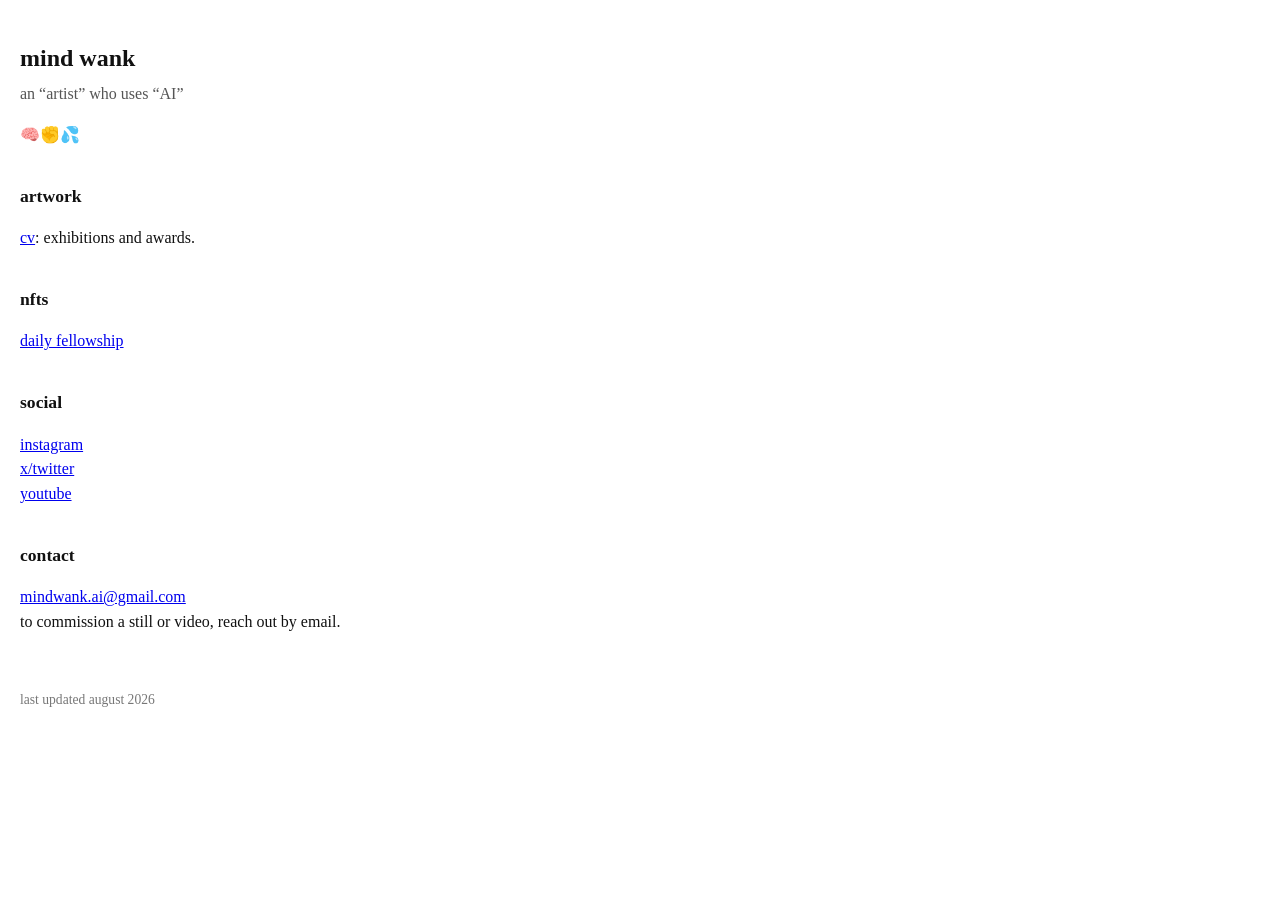
<file: index.html>
<!DOCTYPE html>
<html lang="en">
<head>
<meta charset="utf-8">
<meta name="viewport" content="width=device-width, initial-scale=1">
<title>mind wank</title>
<meta name="description" content="Mind Wank is an &quot;artist&quot; who uses &quot;AI&quot;.">
<meta property="og:title" content="mind wank">
<meta property="og:image" content="https://mindwank.com/img/og.png">
<link rel="icon" href="/favicon.ico">
<link rel="stylesheet" href="styles.css">
</head>
<body>

<h1>mind wank</h1>
<p class="subtitle">an &ldquo;artist&rdquo; who uses &ldquo;AI&rdquo;</p>

<p>🧠✊💦</p>

<h2>artwork</h2>
<p><a href="cv.html">cv</a>: exhibitions and awards.</p>

<h2>nfts</h2>
<p>
  <a href="https://daily.xyz/artist/mind-wank">daily fellowship</a>
</p>

<h2>social</h2>
<p>
  <a href="https://www.instagram.com/mind_wank/">instagram</a><br>
  <a href="https://twitter.com/mind_wank/">x/twitter</a><br>
  <a href="https://www.youtube.com/@Mind_Wank">youtube</a>
</p>

<h2>contact</h2>
<p>
  <a href="mailto:mindwank.ai@gmail.com">mindwank.ai@gmail.com</a><br>
  to commission a still or video, reach out by email.
</p>

<footer>
  last updated august 2026
</footer>

</body>
</html>
</file>
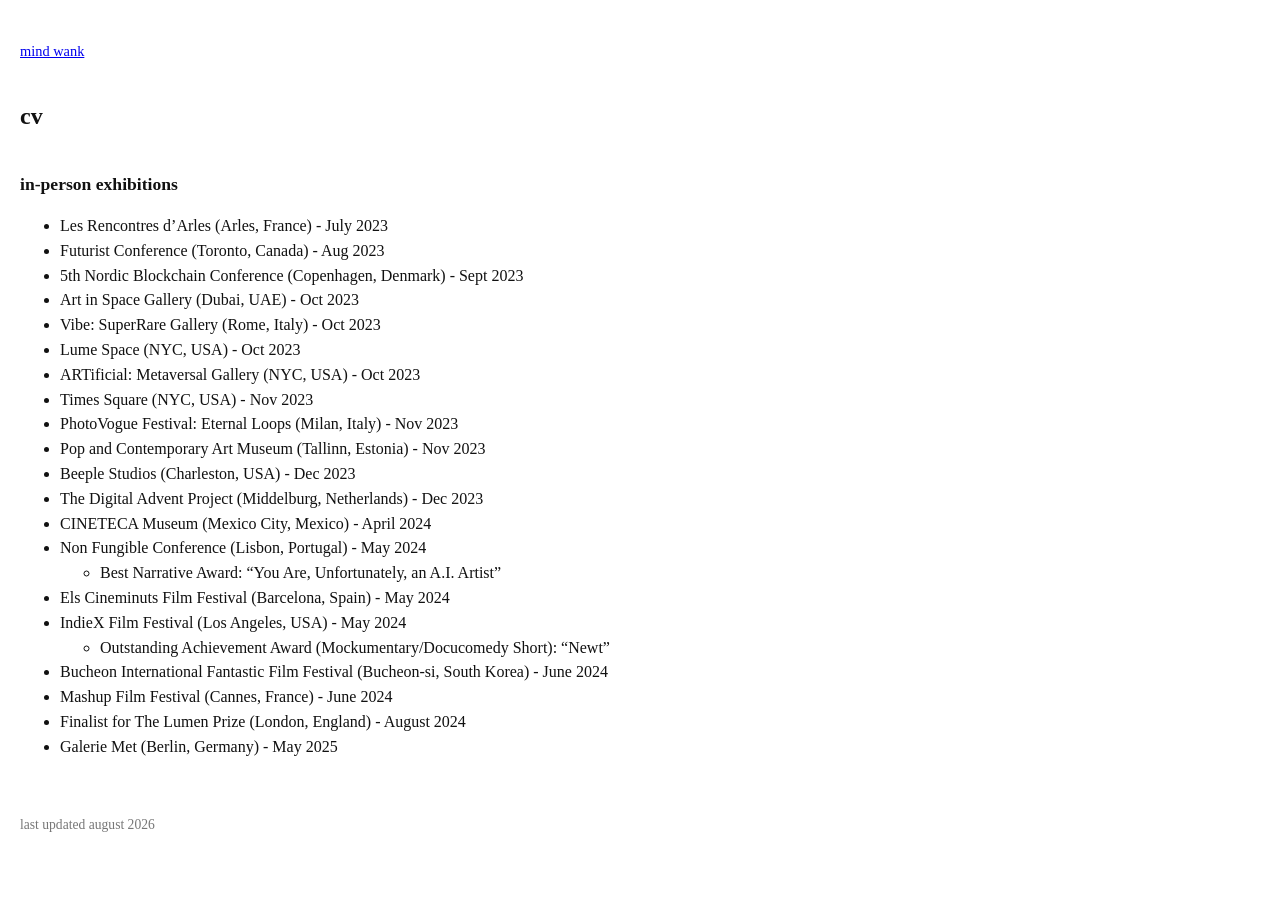
<file: cv.html>
<!DOCTYPE html>
<html lang="en">
<head>
<meta charset="utf-8">
<meta name="viewport" content="width=device-width, initial-scale=1">
<title>mind wank · cv</title>
<meta name="description" content="Exhibitions and awards for Mind Wank.">
<meta property="og:title" content="mind wank · cv">
<meta property="og:image" content="https://mindwank.com/img/og.png">
<link rel="icon" href="/favicon.ico">
<link rel="stylesheet" href="styles.css">
</head>
<body>

<header>
  <nav><a href="index.html">mind wank</a></nav>
</header>

<h1>cv</h1>

<h2>in-person exhibitions</h2>
<ul>
  <li>Les Rencontres d&rsquo;Arles (Arles, France) - July 2023</li>
  <li>Futurist Conference (Toronto, Canada) - Aug 2023</li>
  <li>5th Nordic Blockchain Conference (Copenhagen, Denmark) - Sept 2023</li>
  <li>Art in Space Gallery (Dubai, UAE) - Oct 2023</li>
  <li>Vibe: SuperRare Gallery (Rome, Italy) - Oct 2023</li>
  <li>Lume Space (NYC, USA) - Oct 2023</li>
  <li>ARTificial: Metaversal Gallery (NYC, USA) - Oct 2023</li>
  <li>Times Square (NYC, USA) - Nov 2023</li>
  <li>PhotoVogue Festival: Eternal Loops (Milan, Italy) - Nov 2023</li>
  <li>Pop and Contemporary Art Museum (Tallinn, Estonia) - Nov 2023</li>
  <li>Beeple Studios (Charleston, USA) - Dec 2023</li>
  <li>The Digital Advent Project (Middelburg, Netherlands) - Dec 2023</li>
  <li>CINETECA Museum (Mexico City, Mexico) - April 2024</li>
  <li>Non Fungible Conference (Lisbon, Portugal) - May 2024
    <ul>
      <li>Best Narrative Award: &ldquo;You Are, Unfortunately, an A.I. Artist&rdquo;</li>
    </ul>
  </li>
  <li>Els Cineminuts Film Festival (Barcelona, Spain) - May 2024</li>
  <li>IndieX Film Festival (Los Angeles, USA) - May 2024
    <ul>
      <li>Outstanding Achievement Award (Mockumentary/Docucomedy Short): &ldquo;Newt&rdquo;</li>
    </ul>
  </li>
  <li>Bucheon International Fantastic Film Festival (Bucheon-si, South Korea) - June 2024</li>
  <li>Mashup Film Festival (Cannes, France) - June 2024</li>
  <li>Finalist for The Lumen Prize (London, England) - August 2024</li>
  <li>Galerie Met (Berlin, Germany) - May 2025</li>
</ul>

<footer>
  last updated august 2026
</footer>

</body>
</html>
</file>
<file: styles.css>
body {
  font-family: Georgia, "Times New Roman", serif;
  max-width: 600px;
  margin: 40px 0;
  padding: 0 20px;
  line-height: 1.55;
  color: #111;
  background: #fff;
}

a { color: #0000ee; text-decoration: underline; }
a:visited { color: #551a8b; }
a:focus-visible { outline: 2px solid #0000ee; outline-offset: 2px; }

h1 { font-size: 1.5em; margin-bottom: 0.2em; }
h2 { font-size: 1.1em; margin-top: 2em; }

.subtitle { color: #555; margin-top: 0; }

nav { font-size: 0.9em; margin-bottom: 2.5em; }

img { max-width: 100%; height: auto; }

figure { margin: 2.5em 0 2.5em 0; }
figcaption { font-size: 0.85em; color: #555; margin-top: 0.4em; }

footer { margin-top: 4em; font-size: 0.85em; color: #777; }
</file>
